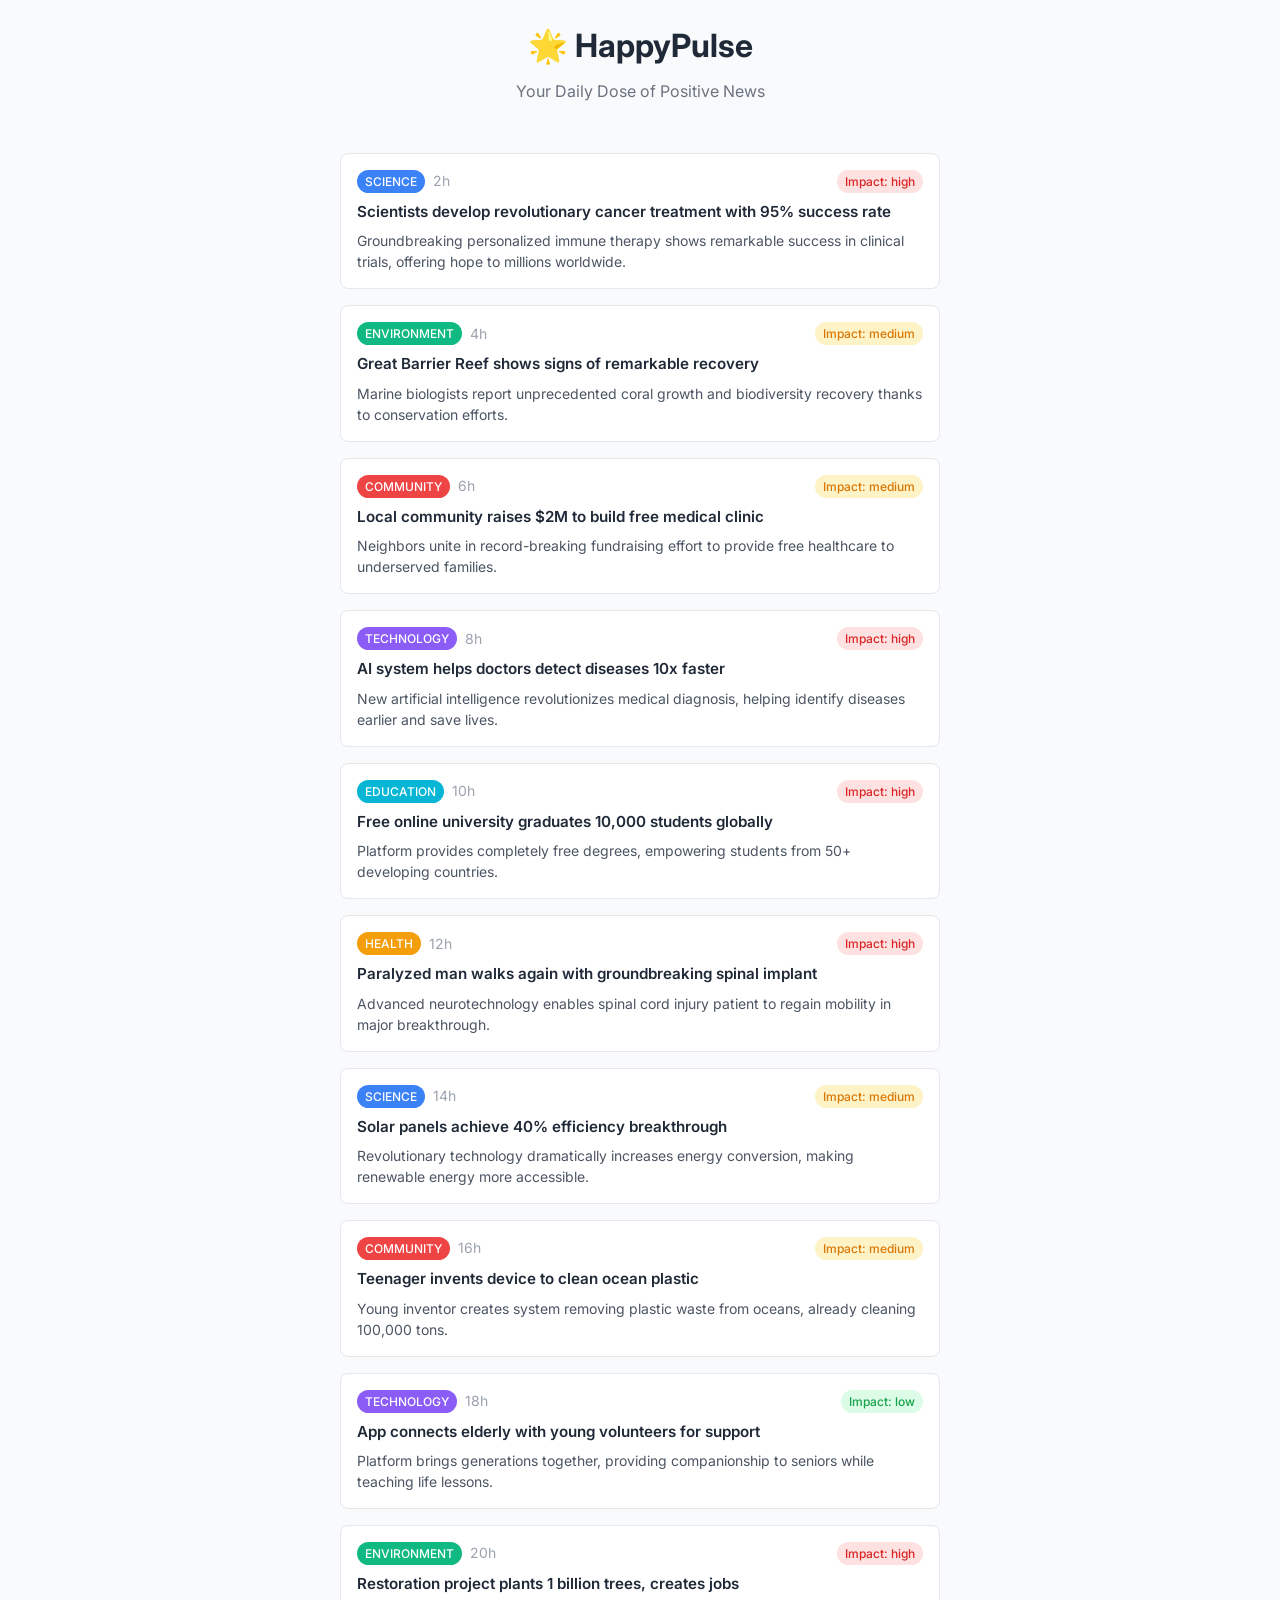
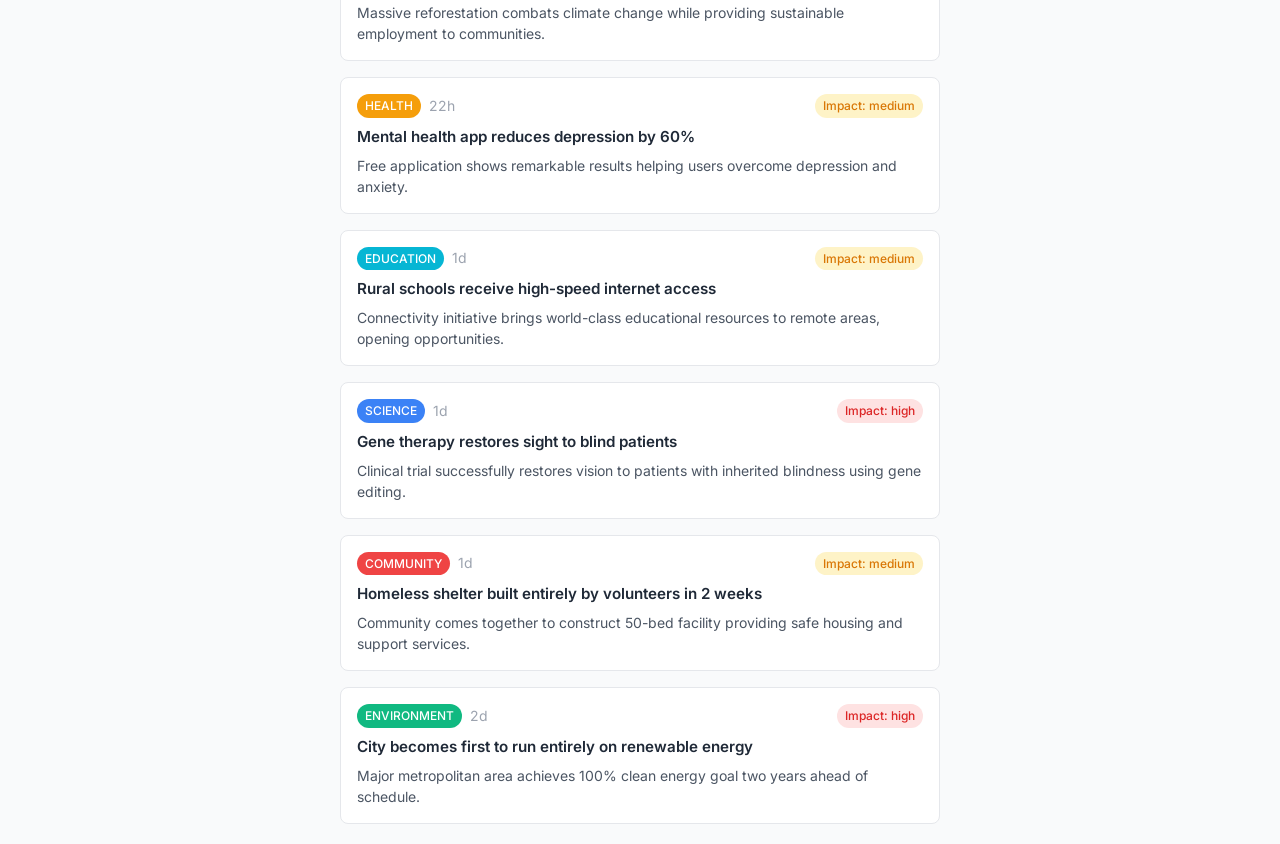
<file: index.html>
<!DOCTYPE html>
<html lang="en">
<head>
    <meta charset="UTF-8">
    <meta name="viewport" content="width=device-width, initial-scale=1.0">
    <title>HappyPulse - Your Daily Dose of Positive News</title>
    <link rel="stylesheet" href="styles.css">
    <link href="https://fonts.googleapis.com/css2?family=Inter:wght@300;400;500;600;700&display=swap" rel="stylesheet">
</head>
<body>
    <main class="main-container">
        <div class="news-container">
            <h1 class="page-title">🌟 HappyPulse</h1>
            <p class="page-subtitle">Your Daily Dose of Positive News</p>
            <div class="news-feed" id="newsFeed">
                <!-- News notices will be loaded here by JavaScript -->
            </div>
        </div>
    </main>

    <script src="script.js"></script>
</body>
</html>
</file>
<file: styles.css>
/* Reset and Base Styles */
* {
    margin: 0;
    padding: 0;
    box-sizing: border-box;
}

body {
    font-family: 'Inter', -apple-system, BlinkMacSystemFont, 'Segoe UI', sans-serif;
    line-height: 1.6;
    color: #1f2937;
    background: #f9fafb;
    min-height: 100vh;
}

/* Main Container */
.main-container {
    min-height: 100vh;
    padding: 20px;
}

.news-container {
    max-width: 600px;
    margin: 0 auto;
}

/* Header */
.page-title {
    text-align: center;
    font-size: 2rem;
    font-weight: 700;
    color: #1f2937;
    margin-bottom: 0.5rem;
}

.page-subtitle {
    text-align: center;
    color: #6b7280;
    font-size: 1rem;
    margin-bottom: 3rem;
}

/* News Feed */
.news-feed {
    display: flex;
    flex-direction: column;
    gap: 1rem;
}

/* News Item */
.news-item {
    background: white;
    border: 1px solid #e5e7eb;
    border-radius: 8px;
    padding: 16px;
    transition: all 0.2s ease;
    position: relative;
    cursor: pointer;
}

.news-item:hover {
    border-color: #d1d5db;
    box-shadow: 0 1px 3px rgba(0, 0, 0, 0.1);
    transform: translateY(-1px);
}

.news-header {
    display: flex;
    align-items: center;
    gap: 8px;
    margin-bottom: 8px;
}

.news-category {
    background: #10b981;
    color: white;
    padding: 2px 8px;
    border-radius: 12px;
    font-size: 0.75rem;
    font-weight: 500;
    text-transform: uppercase;
}

.news-category.science { background: #3b82f6; }
.news-category.environment { background: #10b981; }
.news-category.health { background: #f59e0b; }
.news-category.community { background: #ef4444; }
.news-category.technology { background: #8b5cf6; }
.news-category.education { background: #06b6d4; }

.news-time {
    color: #9ca3af;
    font-size: 0.875rem;
}

.news-impact {
    background: #fef3c7;
    color: #d97706;
    padding: 2px 8px;
    border-radius: 12px;
    font-size: 0.75rem;
    font-weight: 500;
    margin-left: auto;
}

.news-impact.high { background: #fee2e2; color: #dc2626; }
.news-impact.medium { background: #fef3c7; color: #d97706; }
.news-impact.low { background: #dcfce7; color: #16a34a; }

.news-title {
    font-size: 0.95rem;
    font-weight: 600;
    color: #1f2937;
    margin-bottom: 8px;
    line-height: 1.4;
}

.news-summary {
    font-size: 0.875rem;
    color: #4b5563;
    line-height: 1.5;
}

/* Article Page Styles */
.back-btn {
    background: #f3f4f6;
    border: 1px solid #d1d5db;
    border-radius: 6px;
    padding: 8px 16px;
    font-size: 0.875rem;
    color: #374151;
    cursor: pointer;
    transition: all 0.2s ease;
    margin-bottom: 2rem;
}

.back-btn:hover {
    background: #e5e7eb;
    border-color: #9ca3af;
}

.back-btn.secondary {
    background: transparent;
    border: 1px solid #e5e7eb;
    margin-top: 2rem;
}

.article-content {
    background: white;
    border: 1px solid #e5e7eb;
    border-radius: 8px;
    padding: 2rem;
}

.article-header {
    display: flex;
    align-items: center;
    gap: 8px;
    margin-bottom: 1.5rem;
    flex-wrap: wrap;
}

.article-title {
    font-size: 2rem;
    font-weight: 700;
    color: #1f2937;
    margin-bottom: 1.5rem;
    line-height: 1.3;
}

.article-summary {
    font-size: 1.1rem;
    color: #4b5563;
    font-weight: 500;
    margin-bottom: 2rem;
    line-height: 1.6;
    border-left: 4px solid #10b981;
    padding-left: 1rem;
    background: #f0f9ff;
    padding: 1rem;
    border-radius: 4px;
}

.article-content-body {
    font-size: 1rem;
    line-height: 1.7;
    color: #374151;
}

.article-content-body p {
    margin-bottom: 1.5rem;
}

.article-content-body h2 {
    font-size: 1.5rem;
    font-weight: 600;
    color: #1f2937;
    margin: 2rem 0 1rem 0;
}

.article-content-body h3 {
    font-size: 1.25rem;
    font-weight: 600;
    color: #1f2937;
    margin: 1.5rem 0 0.75rem 0;
}

.article-footer {
    border-top: 1px solid #e5e7eb;
    padding-top: 2rem;
    margin-top: 2rem;
    text-align: center;
}

.article-note {
    color: #6b7280;
    font-style: italic;
    margin-bottom: 1rem;
}

/* Responsive Design */
@media (max-width: 768px) {
    .main-container {
        padding: 15px;
    }
    
    .news-container {
        max-width: 100%;
    }
    
    .page-title {
        font-size: 1.75rem;
    }
    
    .page-subtitle {
        font-size: 0.9rem;
        margin-bottom: 2rem;
    }
    
    .news-item {
        padding: 14px;
    }
    
    .news-header {
        flex-wrap: wrap;
        gap: 6px;
    }
    
    .news-impact {
        margin-left: 0;
        margin-top: 4px;
    }
    
    .article-content {
        padding: 1.5rem;
    }
    
    .article-title {
        font-size: 1.5rem;
    }
    
    .article-summary {
        font-size: 1rem;
    }
}

@media (max-width: 480px) {
    .main-container {
        padding: 10px;
    }
    
    .page-title {
        font-size: 1.5rem;
    }
    
    .news-item {
        padding: 12px;
    }
    
    .news-title {
        font-size: 0.9rem;
    }
    
    .news-summary {
        font-size: 0.8rem;
    }
}
</file>
